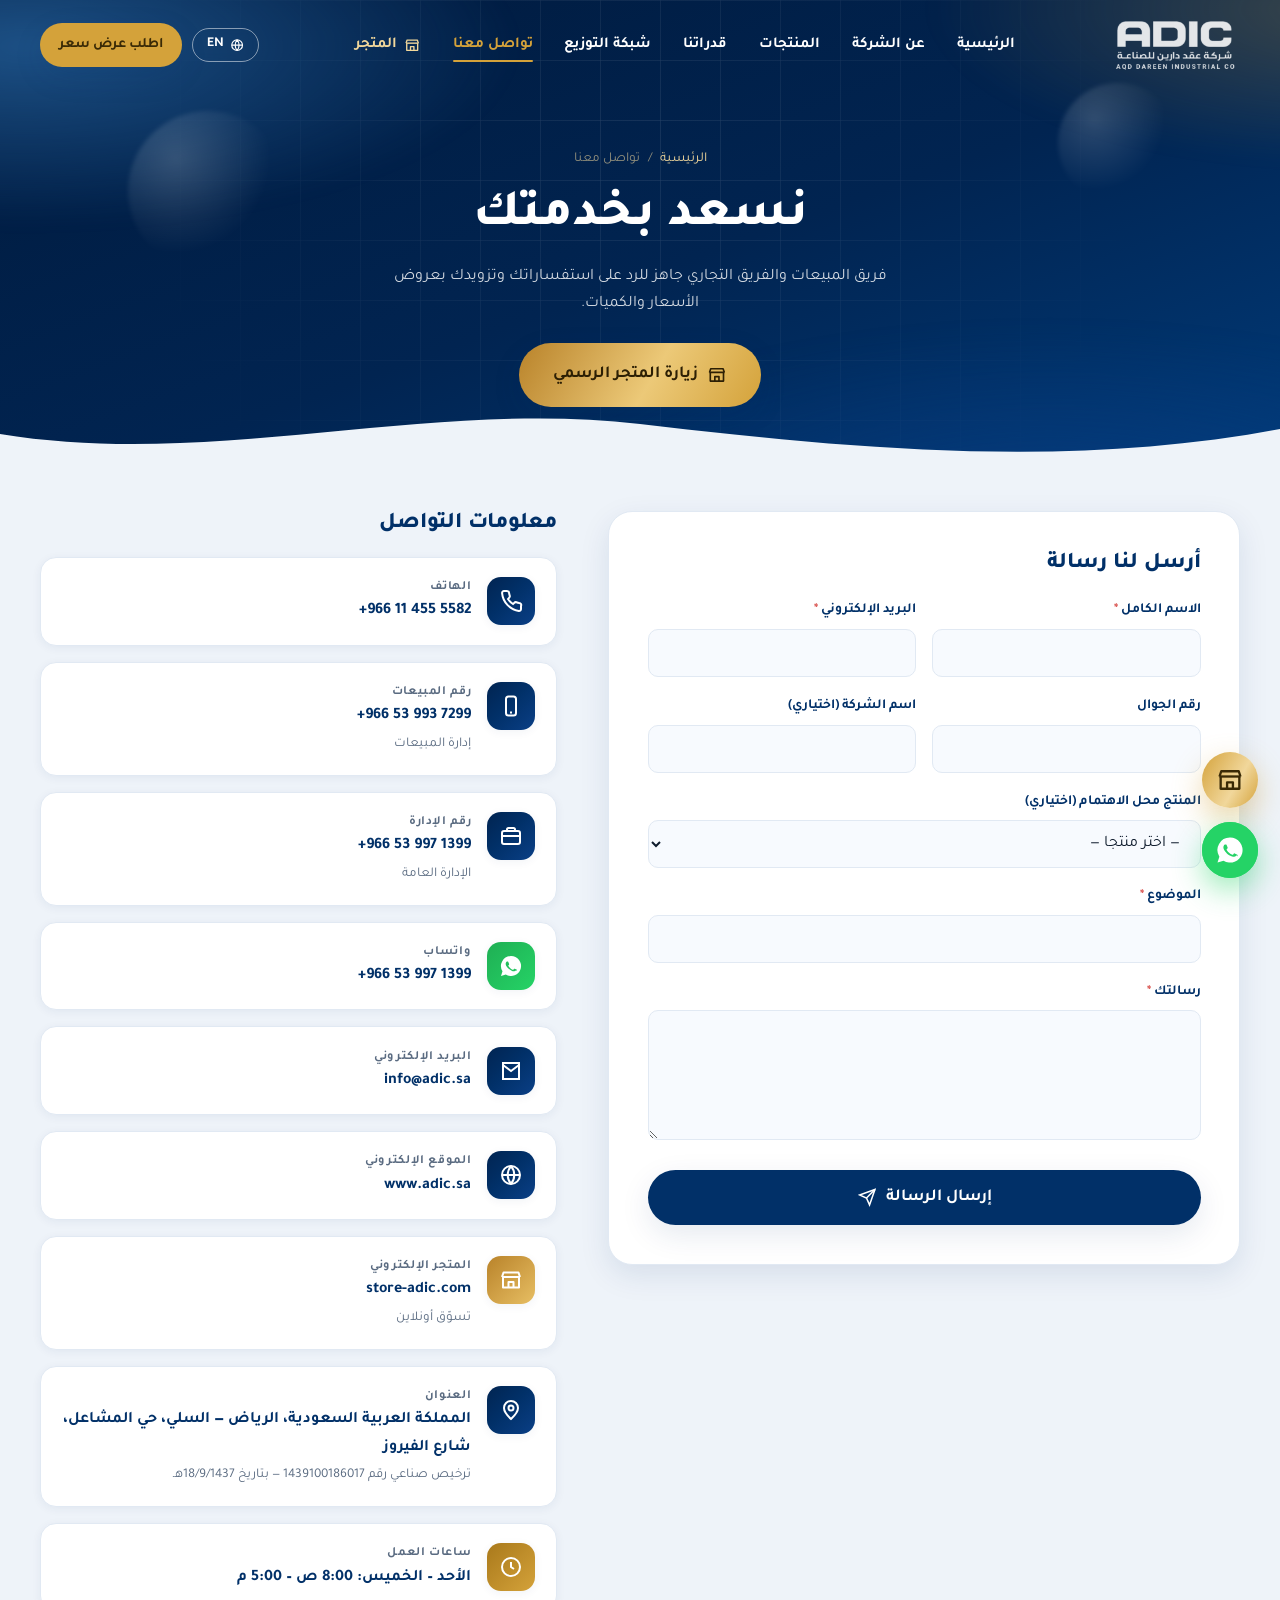
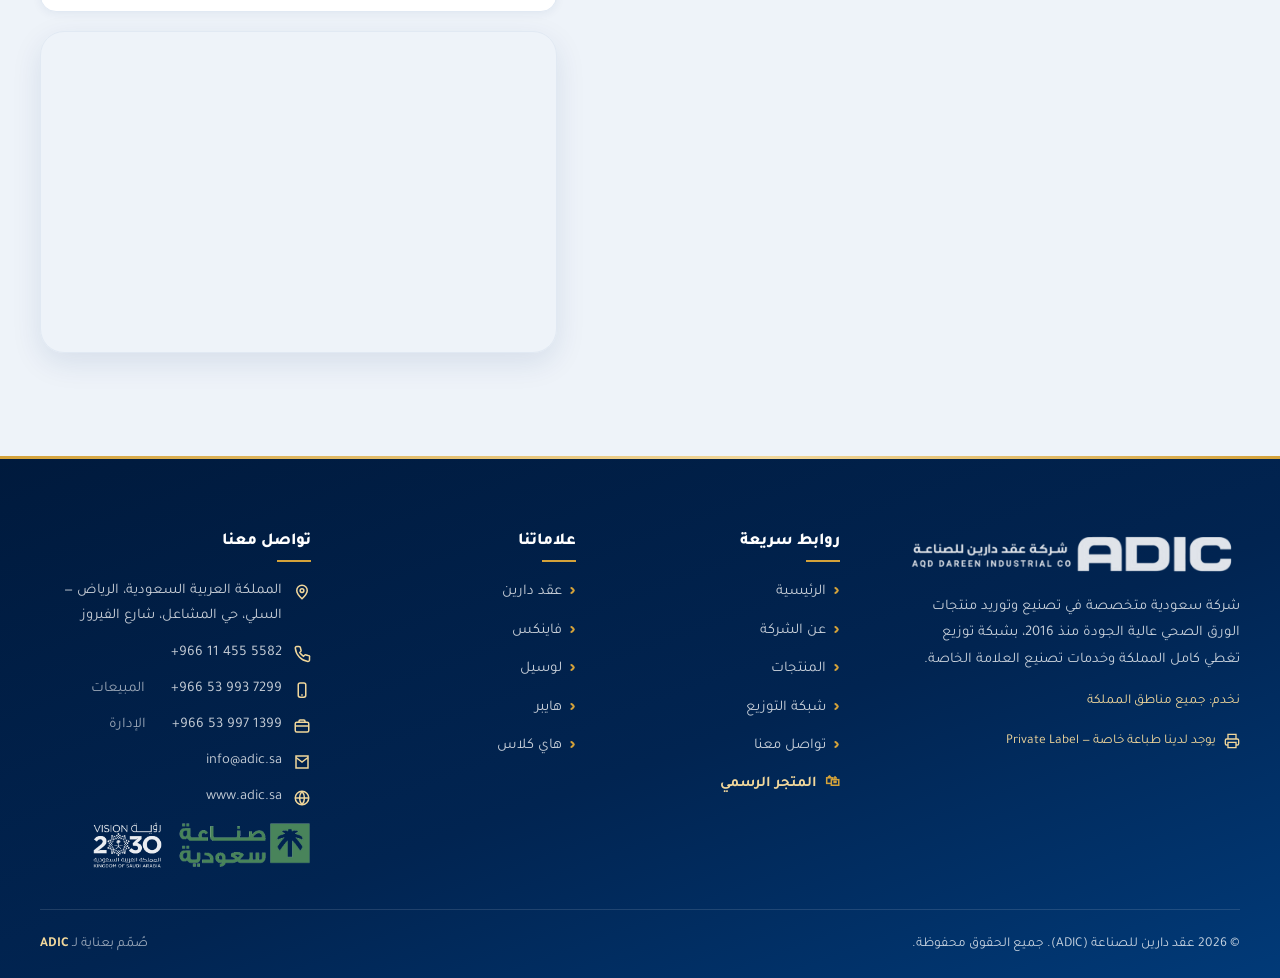
<file: contact.html>
<!DOCTYPE html>
<html lang="ar" dir="rtl">
<head>
<meta charset="UTF-8">
<meta name="viewport" content="width=device-width, initial-scale=1.0">
<meta name="theme-color" content="#013068">
<title data-i18n="title_contact">تواصل معنا | ADIC — عقد دارين للصناعة</title>
<meta name="description" content="تواصل مع فريق مبيعات شركة عقد دارين الصناعية للحصول على عروض الأسعار والكميات.">
<link rel="icon" type="image/png" sizes="32x32" href="assets/img/favicon-32.png?v=13">
<link rel="icon" type="image/png" sizes="512x512" href="assets/img/favicon.png?v=13">
<link rel="apple-touch-icon" href="assets/img/apple-touch-icon.png?v=13">
<!-- Social / link-preview cards (Open Graph + Twitter) -->
<meta property="og:type" content="website">
<meta property="og:site_name" content="ADIC — عقد دارين للصناعة">
<meta property="og:locale" content="ar_AR">
<meta property="og:url" content="https://www.adic.sa/contact.html">
<meta property="og:title" content="تواصل معنا | ADIC — عقد دارين للصناعة">
<meta property="og:description" content="تواصل مع فريق مبيعات شركة عقد دارين الصناعية للحصول على عروض الأسعار والكميات.">
<meta property="og:image" content="https://www.adic.sa/assets/img/og-image.png?v=13">
<meta property="og:image:width" content="1200">
<meta property="og:image:height" content="630">
<meta property="og:image:alt" content="ADIC — عقد دارين للصناعة">
<meta name="twitter:card" content="summary_large_image">
<meta name="twitter:title" content="تواصل معنا | ADIC — عقد دارين للصناعة">
<meta name="twitter:description" content="تواصل مع فريق مبيعات شركة عقد دارين الصناعية للحصول على عروض الأسعار والكميات.">
<meta name="twitter:image" content="https://www.adic.sa/assets/img/og-image.png?v=13">
<link rel="preconnect" href="https://fonts.googleapis.com">
<link rel="preconnect" href="https://fonts.gstatic.com" crossorigin>
<link href="https://fonts.googleapis.com/css2?family=Montserrat:wght@500;600;700;800&family=Tajawal:wght@400;500;700;800&display=swap" rel="stylesheet">
<link rel="stylesheet" href="assets/css/styles.css?v=13">
</head>
<body>
<a href="#main" class="skip-link" data-i18n="skip">تخطٍ إلى المحتوى</a>

<header class="header" id="header">
  <div class="container nav">
    <a href="index.html" class="brand" aria-label="ADIC">
      <img class="brand-logo-light" src="assets/img/logos/adic-stacked-light.png" alt="ADIC — Aqd Dareen Industrial Co.">
      <img class="brand-logo-dark" src="assets/img/logos/adic-stacked.png" alt="ADIC — Aqd Dareen Industrial Co.">
    </a>
    <nav class="nav-links" id="navLinks" aria-label="primary">
      <a href="index.html" data-i18n="nav_home">الرئيسية</a>
      <a href="index.html#about" data-i18n="nav_about">عن الشركة</a>
      <a href="products.html" data-i18n="nav_products">المنتجات</a>
      <a href="index.html#capabilities" data-i18n="nav_capabilities">قدراتنا</a>
      <a href="index.html#network" data-i18n="nav_network">شبكة التوزيع</a>
      <a href="contact.html" class="active" data-i18n="nav_contact">تواصل معنا</a>
      <a href="https://www.store-adic.com" target="_blank" rel="noopener" class="nav-store" data-contact="store">
        <svg viewBox="0 0 24 24" fill="none" stroke="currentColor" stroke-width="2" stroke-linejoin="round"><path d="M3 9l1.5-4.5h15L21 9"/><path d="M4 9v10.5h16V9"/><path d="M9.5 19.5V14h5v5.5"/><path d="M3 9h18"/></svg>
        <span data-i18n="store_nav">المتجر</span>
      </a>
    </nav>
    <div class="nav-tools">
      <button class="lang-btn" id="langBtn" aria-label="Switch language">
        <svg viewBox="0 0 24 24" fill="none" stroke="currentColor" stroke-width="2"><circle cx="12" cy="12" r="9"/><path d="M3 12h18M12 3a14 14 0 0 1 0 18M12 3a14 14 0 0 0 0 18"/></svg>
        <span data-i18n="lang_toggle">EN</span>
      </button>
      <a href="contact.html" class="btn nav-cta-top" data-i18n="nav_cta">اطلب عرض سعر</a>
      <button class="burger" id="burger" aria-label="Menu" aria-expanded="false"><span></span><span></span><span></span></button>
    </div>
  </div>
</header>
<div class="nav-overlay" id="navOverlay"></div>

<main id="main">
<section class="page-hero">
  <div class="hero__bg" aria-hidden="true"><span class="blob b1"></span><span class="blob b3"></span></div>
  <div class="container page-hero__inner">
    <div class="breadcrumb"><a href="index.html" data-i18n="nav_home">الرئيسية</a><span>/</span><span data-i18n="nav_contact">تواصل معنا</span></div>
    <h1 data-i18n="cp_title">نسعد بخدمتك</h1>
    <p data-i18n="cp_sub">فريق المبيعات والفريق التجاري جاهز للرد على استفساراتك.</p>
    <div class="page-hero__cta">
      <a href="https://www.store-adic.com" target="_blank" rel="noopener" class="btn btn--store btn--lg" data-contact="store">
        <svg viewBox="0 0 24 24" fill="none" stroke="currentColor" stroke-width="2" stroke-linejoin="round"><path d="M3 9l1.5-4.5h15L21 9"/><path d="M4 9v10.5h16V9"/><path d="M9.5 19.5V14h5v5.5"/><path d="M3 9h18"/></svg>
        <span data-i18n="store_visit">زيارة المتجر الرسمي</span>
       
      </a>
    </div>
  </div>
  <div class="hero-wave" aria-hidden="true">
    <svg viewBox="0 0 1440 70" preserveAspectRatio="none"><path fill="#eef3f9" d="M0,40 C240,75 480,5 720,30 C960,55 1200,75 1440,35 L1440,70 L0,70 Z"></path></svg>
  </div>
</section>

<section class="section" style="padding-top:3rem">
  <div class="container contact-grid">
    <!-- Form -->
    <div class="contact-card" data-reveal="left">
      <h3 data-i18n="cp_form_title">أرسل لنا رسالة</h3>
      <form id="contactForm" novalidate>
        <div class="form-row">
          <div class="field">
            <label for="cName"><span data-i18n="cp_name">الاسم الكامل</span> <span class="req">*</span></label>
            <input type="text" id="cName" name="name" required>
            <div class="err" data-i18n="cp_required">هذا الحقل مطلوب</div>
          </div>
          <div class="field">
            <label for="cEmail"><span data-i18n="cp_email">البريد الإلكتروني</span> <span class="req">*</span></label>
            <input type="email" id="cEmail" name="email" required>
            <div class="err" data-err-email data-i18n="cp_email_invalid">يرجى إدخال بريد إلكتروني صحيح</div>
          </div>
        </div>
        <div class="form-row">
          <div class="field">
            <label for="cPhone" data-i18n="cp_phone">رقم الجوال</label>
            <input type="tel" id="cPhone" name="phone" dir="ltr">
          </div>
          <div class="field">
            <label for="cCompany" data-i18n="cp_company">اسم الشركة (اختياري)</label>
            <input type="text" id="cCompany" name="company">
          </div>
        </div>
        <div class="field">
          <label for="cInterest" data-i18n="cp_interest">المنتج محل الاهتمام (اختياري)</label>
          <select id="cInterest" name="interest"></select>
        </div>
        <div class="field">
          <label for="cSubject"><span data-i18n="cp_subject">الموضوع</span> <span class="req">*</span></label>
          <input type="text" id="cSubject" name="subject" required>
          <div class="err" data-i18n="cp_required">هذا الحقل مطلوب</div>
        </div>
        <div class="field">
          <label for="cMessage"><span data-i18n="cp_message">رسالتك</span> <span class="req">*</span></label>
          <textarea id="cMessage" name="message" required></textarea>
          <div class="err" data-i18n="cp_required">هذا الحقل مطلوب</div>
        </div>
        <button type="submit" class="btn btn--lg btn--block" id="submitBtn">
          <span data-i18n="cp_send">إرسال الرسالة</span>
          <svg viewBox="0 0 24 24" fill="none" stroke="currentColor" stroke-width="2"><path d="m22 2-7 20-4-9-9-4Z"/><path d="M22 2 11 13"/></svg>
        </button>
        <div class="form-status" id="formStatus" data-i18n="cp_success">تم تجهيز رسالتك! سيتم فتح بريدك لإكمال الإرسال.</div>
      </form>
    </div>

    <!-- Info -->
    <div data-reveal="right">
      <h3 class="section-title" style="font-size:1.4rem;margin-bottom:1.2rem" data-i18n="cp_info_title">معلومات التواصل</h3>
      <div class="info-stack">
        <div class="info-item">
          <div class="ii-ico"><svg viewBox="0 0 24 24" fill="none" stroke="currentColor" stroke-width="2"><path d="M22 16.92v3a2 2 0 0 1-2.18 2A19.79 19.79 0 0 1 3.08 4.18 2 2 0 0 1 5 2h3a2 2 0 0 1 2 1.72c.13.96.36 1.9.7 2.81a2 2 0 0 1-.45 2.11L9 10a16 16 0 0 0 5 5l1.36-1.27a2 2 0 0 1 2.11-.45c.91.34 1.85.57 2.81.7A2 2 0 0 1 22 16.92Z"/></svg></div>
          <div>
            <div class="ii-label" data-i18n="cp_phone_l">الهاتف</div>
            <div class="ii-val"><a href="#" data-contact="tel" dir="ltr">+966 11 455 5582</a></div>
          </div>
        </div>
        <div class="info-item">
          <div class="ii-ico"><svg viewBox="0 0 24 24" fill="none" stroke="currentColor" stroke-width="2"><rect x="7" y="2.5" width="10" height="19" rx="2.5"/><path d="M11 18.5h2"/></svg></div>
          <div>
            <div class="ii-label" data-i18n="cp_sales_l">رقم المبيعات</div>
            <div class="ii-val"><a href="#" data-contact="sales" dir="ltr" style="white-space:nowrap">+966 53 993 7299</a></div>
            <div class="ii-sub" data-i18n="cp_sales">إدارة المبيعات</div>
          </div>
        </div>
        <div class="info-item">
          <div class="ii-ico"><svg viewBox="0 0 24 24" fill="none" stroke="currentColor" stroke-width="2"><rect x="3" y="7" width="18" height="13" rx="2"/><path d="M8 7V5.5A1.5 1.5 0 0 1 9.5 4h5A1.5 1.5 0 0 1 16 5.5V7M3 12h18"/></svg></div>
          <div>
            <div class="ii-label" data-i18n="cp_mgmt_l">رقم الإدارة</div>
            <div class="ii-val"><a href="#" data-contact="mgmt" dir="ltr" style="white-space:nowrap">+966 53 997 1399</a></div>
            <div class="ii-sub" data-i18n="cp_mgmt">الإدارة العامة</div>
          </div>
        </div>
        <div class="info-item">
          <div class="ii-ico" style="background:linear-gradient(135deg,#1faf54,#25D366)"><svg viewBox="0 0 24 24" fill="currentColor"><path d="M12 2a10 10 0 0 0-8.5 15.3L2 22l4.8-1.5A10 10 0 1 0 12 2Zm5.3 14.1c-.2.6-1.3 1.2-1.8 1.2-.5.1-1 .1-1.7-.1-.4-.1-.9-.3-1.5-.6-2.7-1.2-4.4-3.9-4.6-4.1-.1-.2-1-1.4-1-2.6s.6-1.8.9-2.1c.2-.2.4-.3.6-.3h.5c.2 0 .4 0 .6.5l.8 1.9c.1.2.1.4 0 .5l-.3.5-.3.3c-.2.2-.3.4-.1.7.2.3.9 1.4 1.9 2.3 1.3 1.1 2.3 1.5 2.6 1.6.2.1.4.1.5-.1l.7-.9c.2-.2.4-.2.6-.1l1.8.9c.3.1.4.2.5.3.1.2.1.6-.1 1.2Z"/></svg></div>
          <div>
            <div class="ii-label" data-i18n="cp_whatsapp_l">واتساب</div>
            <div class="ii-val"><a href="#" data-contact="wa" dir="ltr">+966 53 997 1399</a></div>
          </div>
        </div>
        <div class="info-item">
          <div class="ii-ico"><svg viewBox="0 0 24 24" fill="none" stroke="currentColor" stroke-width="2"><path d="M4 4h16v16H4Z"/><path d="m4 6 8 6 8-6"/></svg></div>
          <div>
            <div class="ii-label" data-i18n="cp_email_l">البريد الإلكتروني</div>
            <div class="ii-val"><a href="#" data-contact="email">info@adic.sa</a></div>
          </div>
        </div>
        <div class="info-item">
          <div class="ii-ico"><svg viewBox="0 0 24 24" fill="none" stroke="currentColor" stroke-width="2"><circle cx="12" cy="12" r="9"/><path d="M3 12h18M12 3a14 14 0 0 1 0 18M12 3a14 14 0 0 0 0 18"/></svg></div>
          <div>
            <div class="ii-label" data-i18n="cp_web_l">الموقع الإلكتروني</div>
            <div class="ii-val"><a href="#" data-contact="web">www.adic.sa</a></div>
          </div>
        </div>
        <div class="info-item">
          <div class="ii-ico" style="background:linear-gradient(135deg,#b9832a,#e7be63)"><svg viewBox="0 0 24 24" fill="none" stroke="currentColor" stroke-width="2" stroke-linejoin="round"><path d="M3 9l1.5-4.5h15L21 9"/><path d="M4 9v10.5h16V9"/><path d="M9.5 19.5V14h5v5.5"/><path d="M3 9h18"/></svg></div>
          <div>
            <div class="ii-label" data-i18n="store_web_l">المتجر الإلكتروني</div>
            <div class="ii-val"><a href="https://www.store-adic.com" target="_blank" rel="noopener" data-contact="store">store-adic.com</a></div>
            <div class="ii-sub" data-i18n="store_shop">تسوّق أونلاين</div>
          </div>
        </div>
        <div class="info-item">
          <div class="ii-ico"><svg viewBox="0 0 24 24" fill="none" stroke="currentColor" stroke-width="2"><path d="M12 21s-7-6.5-7-11a7 7 0 0 1 14 0c0 4.5-7 11-7 11Z"/><circle cx="12" cy="10" r="2.5"/></svg></div>
          <div>
            <div class="ii-label" data-i18n="cp_addr_l">العنوان</div>
            <div class="ii-val" data-i18n="cp_addr_v">المملكة العربية السعودية، الرياض — السلي، حي المشاعل، شارع الفيروز</div>
            <div class="ii-sub" data-i18n="cp_license">ترخيص صناعي رقم 1439100186017 — بتاريخ 18/9/1437هـ</div>
          </div>
        </div>
        <div class="info-item">
          <div class="ii-ico" style="background:linear-gradient(135deg,#a9791b,#d4a23a)"><svg viewBox="0 0 24 24" fill="none" stroke="currentColor" stroke-width="2"><circle cx="12" cy="12" r="9"/><path d="M12 7v5l3 2"/></svg></div>
          <div>
            <div class="ii-label" data-i18n="cp_hours_l">ساعات العمل</div>
            <div class="ii-val" data-i18n="cp_hours_v">الأحد – الخميس: 8:00 ص – 5:00 م</div>
          </div>
        </div>
      </div>

      <div class="map-wrap" data-reveal>
        <iframe title="ADIC location" loading="lazy" referrerpolicy="no-referrer-when-downgrade"
          src="https://maps.google.com/maps?q=Al%20Sulay%2C%20Riyadh%2C%20Saudi%20Arabia&t=&z=12&ie=UTF8&iwloc=&output=embed"></iframe>
      </div>
    </div>
  </div>
</section>
</main>

<footer class="footer">
  <div class="container">
    <div class="footer__top">
      <div class="footer__brand">
        <img class="foot-logo-ltr" src="assets/img/logos/adic-wide-light.png" alt="ADIC — Aqd Dareen Industrial Co.">
        <img class="foot-logo-rtl" src="assets/img/logos/adic-wide-rtl-light.png" alt="ADIC — Aqd Dareen Industrial Co.">
        <p data-i18n="foot_about">شركة سعودية متخصصة في تصنيع وتوريد منتجات الورق الصحي…</p>
        <p class="serve" data-i18n="foot_serve">نخدم: جميع مناطق المملكة</p>
        <div class="footer__private"><svg viewBox="0 0 24 24" width="16" height="16" fill="none" stroke="currentColor" stroke-width="2"><path d="M6 9V2h12v7M6 18H4a2 2 0 0 1-2-2v-5a2 2 0 0 1 2-2h16a2 2 0 0 1 2 2v5a2 2 0 0 1-2 2h-2M6 14h12v8H6Z"/></svg><span data-i18n="foot_private">يوجد لدينا طباعة خاصة — Private Label</span></div>
      </div>
      <div>
        <h4 data-i18n="foot_links">روابط سريعة</h4>
        <ul class="foot-links">
          <li><a href="index.html" data-i18n="nav_home">الرئيسية</a></li>
          <li><a href="index.html#about" data-i18n="nav_about">عن الشركة</a></li>
          <li><a href="products.html" data-i18n="nav_products">المنتجات</a></li>
          <li><a href="index.html#network" data-i18n="nav_network">شبكة التوزيع</a></li>
          <li><a href="contact.html" data-i18n="nav_contact">تواصل معنا</a></li>
          <li><a href="https://www.store-adic.com" target="_blank" rel="noopener" class="foot-store" data-contact="store"><span data-i18n="store_official">المتجر الرسمي</span></a></li>
        </ul>
      </div>
      <div>
        <h4 data-i18n="foot_brands">علاماتنا</h4>
        <ul class="foot-links" id="footBrands"></ul>
      </div>
      <div>
        <h4 data-i18n="foot_contact">تواصل معنا</h4>
        <ul class="foot-contact">
          <li><svg viewBox="0 0 24 24" fill="none" stroke="currentColor" stroke-width="2"><path d="M12 21s-7-6.5-7-11a7 7 0 0 1 14 0c0 4.5-7 11-7 11Z"/><circle cx="12" cy="10" r="2.5"/></svg><span data-i18n="cp_addr_v">الرياض — السلي</span></li>
          <li><svg viewBox="0 0 24 24" fill="none" stroke="currentColor" stroke-width="2"><path d="M22 16.92v3a2 2 0 0 1-2.18 2A19.79 19.79 0 0 1 3.08 4.18 2 2 0 0 1 5 2h3a2 2 0 0 1 2 1.72c.13.96.36 1.9.7 2.81a2 2 0 0 1-.45 2.11L9 10a16 16 0 0 0 5 5l1.36-1.27a2 2 0 0 1 2.11-.45c.91.34 1.85.57 2.81.7A2 2 0 0 1 22 16.92Z"/></svg><a href="#" data-contact="tel" dir="ltr">+966 11 455 5582</a></li>
          <li><svg viewBox="0 0 24 24" fill="none" stroke="currentColor" stroke-width="2"><rect x="7" y="2.5" width="10" height="19" rx="2.5"/><path d="M11 18.5h2"/></svg><a href="#" data-contact="sales" dir="ltr" style="white-space:nowrap">+966 53 993 7299</a>&nbsp;<span style="opacity:.75" data-i18n="foot_sales_tag">المبيعات</span></li>
          <li><svg viewBox="0 0 24 24" fill="none" stroke="currentColor" stroke-width="2"><rect x="3" y="7" width="18" height="13" rx="2"/><path d="M8 7V5.5A1.5 1.5 0 0 1 9.5 4h5A1.5 1.5 0 0 1 16 5.5V7M3 12h18"/></svg><a href="#" data-contact="mgmt" dir="ltr" style="white-space:nowrap">+966 53 997 1399</a>&nbsp;<span style="opacity:.75" data-i18n="foot_mgmt_tag">الإدارة</span></li>
          <li><svg viewBox="0 0 24 24" fill="none" stroke="currentColor" stroke-width="2"><path d="M4 4h16v16H4Z"/><path d="m4 6 8 6 8-6"/></svg><a href="#" data-contact="email">info@adic.sa</a></li>
          <li><svg viewBox="0 0 24 24" fill="none" stroke="currentColor" stroke-width="2"><circle cx="12" cy="12" r="9"/><path d="M3 12h18M12 3a14 14 0 0 1 0 18M12 3a14 14 0 0 0 0 18"/></svg><a href="#" data-contact="web">www.adic.sa</a></li>
        </ul>
        <div class="foot-emblems">
          <img src="assets/img/saudi-made-white.png" alt="Saudi Made">
          <img src="assets/img/vision-white.png" alt="Saudi Vision 2030">
        </div>
      </div>
    </div>
    <div class="footer__bottom">
      <span>© <span id="year"></span> <span data-i18n="brand_name">عقد دارين للصناعة</span> (ADIC). <span data-i18n="foot_rights">جميع الحقوق محفوظة.</span></span>
      <span class="made"><span data-i18n="foot_made">صُمّم بعناية لـ</span> <b>ADIC</b></span>
    </div>
  </div>
</footer>

<button class="to-top" id="toTop" aria-label="Back to top"><svg viewBox="0 0 24 24" fill="none" stroke="currentColor" stroke-width="2.4"><path d="M12 19V5M5 12l7-7 7 7"/></svg></button>
<a class="store-fab" href="https://www.store-adic.com" target="_blank" rel="noopener" data-contact="store" data-i18n-attr="aria-label" data-i18n="store_official" aria-label="المتجر الرسمي">
  <svg viewBox="0 0 24 24" fill="none" stroke="currentColor" stroke-width="2" stroke-linejoin="round"><path d="M3 9l1.5-4.5h15L21 9"/><path d="M4 9v10.5h16V9"/><path d="M9.5 19.5V14h5v5.5"/><path d="M3 9h18"/></svg>
  <span class="store-fab__label" data-i18n="store_shop" aria-hidden="true">تسوّق أونلاين</span>
</a>
<a class="wa-float" id="waFloat" href="#" target="_blank" rel="noopener" aria-label="WhatsApp"><svg viewBox="0 0 24 24" fill="currentColor"><path d="M12 2a10 10 0 0 0-8.5 15.3L2 22l4.8-1.5A10 10 0 1 0 12 2Zm5.3 14.1c-.2.6-1.3 1.2-1.8 1.2-.5.1-1 .1-1.7-.1-.4-.1-.9-.3-1.5-.6-2.7-1.2-4.4-3.9-4.6-4.1-.1-.2-1-1.4-1-2.6s.6-1.8.9-2.1c.2-.2.4-.3.6-.3h.5c.2 0 .4 0 .6.5l.8 1.9c.1.2.1.4 0 .5l-.3.5-.3.3c-.2.2-.3.4-.1.7.2.3.9 1.4 1.9 2.3 1.3 1.1 2.3 1.5 2.6 1.6.2.1.4.1.5-.1l.7-.9c.2-.2.4-.2.6-.1l1.8.9c.3.1.4.2.5.3.1.2.1.6-.1 1.2Z"/></svg></a>

<script src="assets/js/data.js?v=13"></script>
<script src="assets/js/i18n.js?v=13"></script>
<script src="assets/js/main.js?v=13"></script>
</body>
</html>
</file>
<file: assets/css/styles.css>
/* =====================================================================
   ADIC – Aqd Dareen Industrial Co.  |  Design System & Styles
   Palette derived from the official logo  (navy #013068)
   Bilingual (RTL/LTR) • Responsive • Animated
   ===================================================================== */

/* ----------------------------- Tokens ------------------------------ */
:root{
  /* brand palette */
  --navy-900:#001a3d;
  --navy-800:#012451;
  --navy:#013068;          /* primary, from logo */
  --navy-600:#0a3f86;
  --blue:#1864ab;
  --sky:#3f93dd;
  --sky-200:#a9cef0;
  --gold:#d4a23a;          /* premium accent */
  --gold-200:#f1d79b;
  --green:#1f7a44;         /* Saudi-made accent */

  --ink:#0e1b2c;
  --muted:#5a6b81;
  --bg:#eef3f9;
  --bg-2:#e4edf7;
  --surface:#ffffff;
  --surface-2:#f7fafe;
  --line:#e1e9f3;

  /* gradients */
  --grad-navy:linear-gradient(135deg,#012451 0%,#013068 45%,#0a3f86 100%);
  --grad-navy-deep:linear-gradient(160deg,#001a3d 0%,#012451 55%,#013a78 100%);
  --grad-gold:linear-gradient(120deg,#d4a23a,#f1d79b 60%,#d4a23a);
  --grad-sky:linear-gradient(120deg,#1864ab,#3f93dd);

  /* shape */
  --r-sm:10px; --r:16px; --r-lg:24px; --r-xl:34px; --r-pill:999px;

  /* shadow */
  --sh-1:0 2px 10px rgba(1,48,104,.06);
  --sh-2:0 10px 30px rgba(1,48,104,.10);
  --sh-3:0 22px 55px rgba(1,48,104,.16);
  --sh-glow:0 18px 50px rgba(63,147,221,.28);

  /* motion */
  --ease:cubic-bezier(.22,.61,.36,1);
  --ease-out:cubic-bezier(.16,1,.3,1);
  --t:.45s var(--ease);

  --container:1200px;
  --nav-h:90px;

  /* fonts — EN: Montserrat · AR: Tajawal */
  --font:"Montserrat","Tajawal",system-ui,"Segoe UI",Tahoma,sans-serif;
  --font-head:"Montserrat","Tajawal",system-ui,sans-serif;
}
[dir="rtl"]{
  --font:"Tajawal","Montserrat",system-ui,"Segoe UI",Tahoma,sans-serif;
  --font-head:"Tajawal","Montserrat",system-ui,sans-serif;
}

/* ----------------------------- Reset ------------------------------- */
*,*::before,*::after{box-sizing:border-box;margin:0;padding:0}
html{scroll-behavior:smooth;-webkit-text-size-adjust:100%;overflow-x:clip}
body{
  font-family:var(--font);
  color:var(--ink);
  background:var(--bg);
  line-height:1.7;
  overflow-x:hidden;
  -webkit-font-smoothing:antialiased;
}
img{max-width:100%;display:block}
a{color:inherit;text-decoration:none}
button{font-family:inherit;cursor:pointer;border:none;background:none;color:inherit}
ul{list-style:none}
input,textarea,select{font-family:inherit;font-size:1rem}
h1,h2,h3,h4{font-family:var(--font-head);line-height:1.18;font-weight:800;color:var(--navy)}
::selection{background:var(--sky);color:#fff}

/* scrollbar */
::-webkit-scrollbar{width:12px;height:12px}
::-webkit-scrollbar-thumb{background:linear-gradient(var(--navy),var(--blue));border-radius:20px;border:3px solid var(--bg)}
::-webkit-scrollbar-track{background:var(--bg)}

/* --------------------------- Utilities ----------------------------- */
.container{width:min(100% - 4rem,var(--container));margin-inline:auto}
.section{padding:clamp(3.5rem,8vw,7rem) 0;position:relative}
.section--tint{background:
   radial-gradient(60% 60% at 100% 0,rgba(63,147,221,.08),transparent 60%),
   var(--surface-2)}
.center{text-align:center}
.eyebrow{
  display:inline-flex;align-items:center;gap:.55rem;
  font-family:var(--font-head);font-weight:700;letter-spacing:.14em;
  text-transform:uppercase;font-size:.72rem;color:var(--blue);
  background:rgba(24,100,171,.10);padding:.45rem 1rem;border-radius:var(--r-pill);
}
.eyebrow::before{content:"";width:18px;height:2px;background:var(--gold);border-radius:2px}
.section-head{max-width:760px;margin-inline:auto;margin-bottom:clamp(2rem,4vw,3.4rem)}
.section-head .eyebrow{margin-bottom:1rem}
.section-title{font-size:clamp(1.7rem,4vw,2.7rem);letter-spacing:-.01em}
.section-sub{color:var(--muted);margin-top:1rem;font-size:1.05rem}
.text-grad{background:var(--grad-sky);-webkit-background-clip:text;background-clip:text;color:transparent}
.text-gold{color:var(--gold)}

/* buttons */
.btn{
  --bg:var(--navy);--fg:#fff;
  display:inline-flex;align-items:center;justify-content:center;gap:.6rem;
  font-family:var(--font-head);font-weight:700;font-size:.98rem;
  padding:.95rem 1.7rem;border-radius:var(--r-pill);
  background:var(--bg);color:var(--fg);position:relative;overflow:hidden;
  white-space:nowrap;
  transition:transform .35s var(--ease-out),box-shadow .35s,filter .35s,
             background-color .45s var(--ease),color .45s var(--ease);
  box-shadow:var(--sh-2);will-change:transform;isolation:isolate;
}
.btn svg{width:1.1em;height:1.1em;transition:transform .35s var(--ease)}
.btn::after{content:"";position:absolute;inset:0;z-index:-1;
  background:linear-gradient(120deg,transparent,rgba(255,255,255,.35),transparent);
  transform:translateX(-120%);transition:transform .6s var(--ease)}
.btn:hover{transform:translateY(-3px);box-shadow:var(--sh-3)}
.btn:hover::after{transform:translateX(120%)}
.btn:hover svg{transform:translateX(.18rem)}
[dir="rtl"] .btn:hover svg{transform:translateX(-.18rem)}
.btn:active{transform:translateY(-1px)}
.btn--gold{--bg:linear-gradient(120deg,var(--gold),#e7be63);--fg:#3a2a06}
.btn--sky{--bg:var(--grad-sky)}
.btn--ghost{--bg:transparent;--fg:var(--navy);box-shadow:inset 0 0 0 2px var(--navy)}
.btn--ghost:hover{--fg:#fff;background:var(--navy)}
.btn--light{--bg:#fff;--fg:var(--navy)}
.btn--lg{padding:1.1rem 2.1rem;font-size:1.05rem}
.btn--block{width:100%}

/* chips / tags */
.tag{
  display:inline-flex;align-items:center;gap:.35rem;
  font-size:.72rem;font-weight:700;letter-spacing:.02em;
  padding:.32rem .7rem;border-radius:var(--r-pill);
  background:rgba(31,122,68,.12);color:var(--green);
}
.tag--gold{background:rgba(212,162,58,.16);color:#a9791b}
.tag--blue{background:rgba(24,100,171,.12);color:var(--blue)}

/* =============================== HEADER ============================= */
.header{
  position:fixed;inset-block-start:0;inset-inline:0;z-index:100;height:var(--nav-h);
  display:flex;align-items:center;
  transition:background .4s,box-shadow .4s,height .4s,backdrop-filter .4s;
}
.header.scrolled{
  background:rgba(255,255,255,.86);backdrop-filter:blur(14px) saturate(1.4);
  box-shadow:0 6px 24px rgba(1,48,104,.10);height:66px;
}
/* .nav shares the .container width so the header aligns with page content
   (do NOT set width:100% here — it would cancel the container gutter) */
.nav{display:flex;align-items:center;justify-content:space-between;gap:1rem}
.brand{display:flex;align-items:center;gap:.7rem;flex-shrink:0}
.brand img{height:54px;width:auto;transition:height .4s}
.scrolled .brand img{height:44px}
.brand .brand-logo-light{display:block}
.brand .brand-logo-dark{display:none}
.scrolled .brand .brand-logo-light{display:none}
.scrolled .brand .brand-logo-dark{display:block}

.nav-links{display:flex;align-items:center;gap:.3rem}
.nav-links a{
  position:relative;font-family:var(--font-head);font-weight:600;font-size:.95rem;
  color:#fff;padding:.55rem .85rem;border-radius:var(--r-sm);transition:color .3s,background .3s;
}
.scrolled .nav-links a{color:var(--ink)}
.nav-links a::after{
  content:"";position:absolute;inset-block-end:.3rem;inset-inline-start:.85rem;inset-inline-end:.85rem;
  height:2px;background:var(--gold);border-radius:2px;
  transform:scaleX(0);transform-origin:center;transition:transform .35s var(--ease);
}
.nav-links a:hover::after,.nav-links a.active::after{transform:scaleX(1)}
.nav-links a:hover,.nav-links a.active{color:var(--gold)}
.scrolled .nav-links a:hover,.scrolled .nav-links a.active{color:var(--navy)}

.nav-tools{display:flex;align-items:center;gap:.6rem;flex-shrink:0}
.lang-btn{
  display:inline-flex;align-items:center;gap:.4rem;font-family:var(--font-head);font-weight:700;
  font-size:.85rem;color:#fff;border:1.6px solid rgba(255,255,255,.5);
  padding:.45rem .85rem;border-radius:var(--r-pill);transition:.3s;backdrop-filter:blur(4px);
}
.lang-btn svg{width:1.05em;height:1.05em}
.scrolled .lang-btn{color:var(--navy);border-color:var(--navy)}
.lang-btn:hover{background:var(--gold);border-color:var(--gold);color:#3a2a06}
.scrolled .lang-btn:hover{color:#3a2a06}
.nav-tools .btn{padding:.6rem 1.2rem;font-size:.9rem}
.nav-cta-top{display:inline-flex}
/* Request-a-quote pill: gold while the bar is transparent over the navy hero,
   then melts into navy once the header turns white on scroll */
.header .nav-cta-top{--bg:#d4a23a;--fg:#3a2a06}
.header .nav-cta-top:hover{--bg:#e7be63}
.header.scrolled .nav-cta-top{--bg:var(--navy);--fg:#fff}
.header.scrolled .nav-cta-top:hover{--bg:var(--navy-600)}

/* burger */
.burger{display:none;width:46px;height:46px;border-radius:12px;position:relative;flex-direction:column;
  justify-content:center;align-items:center;gap:5px;background:rgba(255,255,255,.14);border:1px solid rgba(255,255,255,.3)}
.scrolled .burger{background:rgba(1,48,104,.07);border-color:transparent}
.burger span{width:22px;height:2.4px;background:#fff;border-radius:2px;transition:.35s var(--ease)}
.scrolled .burger span{background:var(--navy)}
.burger.open span:nth-child(1){transform:translateY(7.4px) rotate(45deg)}
.burger.open span:nth-child(2){opacity:0}
.burger.open span:nth-child(3){transform:translateY(-7.4px) rotate(-45deg)}

/* =============================== HERO ============================== */
.hero{
  position:relative;min-height:100svh;display:flex;align-items:center;
  padding-block:calc(var(--nav-h) + 2rem) 3rem;overflow:hidden;color:#fff;
  background:var(--grad-navy-deep);
}
.hero__bg{position:absolute;inset:0;z-index:0;overflow:hidden}
.hero__bg::before{ /* moving aurora */
  content:"";position:absolute;inset:-30%;
  background:
   radial-gradient(40% 40% at 20% 25%,rgba(63,147,221,.45),transparent 60%),
   radial-gradient(35% 35% at 85% 20%,rgba(212,162,58,.28),transparent 60%),
   radial-gradient(45% 45% at 70% 90%,rgba(10,63,134,.6),transparent 60%);
  filter:blur(10px);animation:auroraMove 18s ease-in-out infinite alternate;
}
@keyframes auroraMove{0%{transform:translate3d(0,0,0) scale(1)}100%{transform:translate3d(2%,-3%,0) scale(1.12)}}
.hero__grid{position:absolute;inset:0;opacity:.18;
  background-image:linear-gradient(rgba(255,255,255,.5) 1px,transparent 1px),
                   linear-gradient(90deg,rgba(255,255,255,.5) 1px,transparent 1px);
  background-size:64px 64px;mask-image:radial-gradient(circle at 50% 40%,#000,transparent 75%)}
.blob{position:absolute;border-radius:50%;filter:blur(2px);opacity:.5;pointer-events:none;
  background:radial-gradient(circle at 30% 30%,rgba(255,255,255,.5),transparent 60%)}
.blob.b1{width:120px;height:120px;inset-block-start:18%;inset-inline-start:8%;animation:float 9s ease-in-out infinite}
.blob.b2{width:70px;height:70px;inset-block-start:60%;inset-inline-start:14%;animation:float 7s ease-in-out infinite reverse}
.blob.b3{width:160px;height:160px;inset-block-start:24%;inset-inline-end:10%;animation:float 11s ease-in-out infinite}
.blob.b4{width:50px;height:50px;inset-block-end:18%;inset-inline-end:22%;animation:float 6s ease-in-out infinite}
@keyframes float{0%,100%{transform:translateY(0) translateX(0)}50%{transform:translateY(-26px) translateX(10px)}}

/* uses .container width — no width:100% override (that cancels the gutter) */
.hero__inner{position:relative;z-index:2;display:grid;grid-template-columns:1.05fr .95fr;
  gap:clamp(2rem,5vw,5rem);align-items:center}
.hero__badge{
  display:inline-flex;align-items:center;gap:.6rem;font-family:var(--font-head);font-weight:600;
  font-size:.85rem;padding:.5rem 1rem;border-radius:var(--r-pill);
  background:rgba(255,255,255,.12);border:1px solid rgba(255,255,255,.22);backdrop-filter:blur(6px);
  margin-bottom:1.5rem;
}
.hero__badge .dot{width:9px;height:9px;border-radius:50%;background:var(--gold);
  box-shadow:0 0 0 0 rgba(212,162,58,.7);animation:pulse 2.2s infinite}
@keyframes pulse{0%{box-shadow:0 0 0 0 rgba(212,162,58,.6)}70%{box-shadow:0 0 0 12px rgba(212,162,58,0)}100%{box-shadow:0 0 0 0 rgba(212,162,58,0)}}
.hero h1{color:#fff;font-size:clamp(2.3rem,5.4vw,4.1rem);letter-spacing:-.015em}
.hero h1 .hi{position:relative;display:inline-block;color:var(--gold-200)}
.hero h1 .hi::after{content:"";position:absolute;inset-inline:0;inset-block-end:.06em;height:.16em;
  background:var(--grad-gold);opacity:.5;border-radius:6px;z-index:-1;transform:scaleX(0);
  transform-origin:inline-start;animation:underline 1s var(--ease) .6s forwards}
@keyframes underline{to{transform:scaleX(1)}}
.hero__sub{font-size:clamp(1rem,1.6vw,1.18rem);color:rgba(255,255,255,.82);max-width:46ch;margin:1.4rem 0 2rem}
.hero__cta{display:flex;flex-wrap:wrap;gap:1rem}

/* hero visual / slideshow */
.hero__visual{position:relative;height:clamp(380px,48vw,560px)}
.hero-card{
  position:absolute;inset:0;border-radius:var(--r-xl);overflow:hidden;
  background:linear-gradient(160deg,rgba(255,255,255,.16),rgba(255,255,255,.05));
  border:1px solid rgba(255,255,255,.25);backdrop-filter:blur(8px);
  box-shadow:var(--sh-3);
}
.slides{position:absolute;inset:0}
.slide{position:absolute;inset:0;display:flex;flex-direction:column;align-items:center;justify-content:center;
  gap:.9rem;opacity:0;transform:scale(1.06);transition:opacity .9s var(--ease),transform .9s var(--ease);
  padding:1.4rem 1.4rem 2.6rem}
.slide.active{opacity:1;transform:scale(1)}
/* product photo sits on a clean white "studio" card — bigger & pro */
.slide__media{position:relative;width:100%;flex:1;min-height:0;
  background:radial-gradient(90% 90% at 50% 24%,#ffffff 62%,#e9f1fb);
  border-radius:calc(var(--r-lg) - 4px);
  box-shadow:0 18px 44px rgba(0,10,26,.38),inset 0 0 0 1px rgba(1,48,104,.05)}
.slide__media img{position:absolute;inset:1.1rem;width:calc(100% - 2.2rem);height:calc(100% - 2.2rem);
  object-fit:contain;mix-blend-mode:multiply;transform:scale(1);transition:transform 6s var(--ease)}
.slide.active .slide__media img{transform:scale(1.045)}
.slide__cap{text-align:center}
.slide__cap h3{color:#fff;font-size:1.4rem;margin-bottom:.15rem}
.slide__cap p{color:var(--gold-200);font-weight:600;font-size:.92rem}
.slide-dots{position:absolute;inset-block-end:1.1rem;inset-inline:0;display:flex;justify-content:center;gap:.5rem;z-index:3}
.slide-dots button{width:9px;height:9px;border-radius:50%;background:rgba(255,255,255,.4);transition:.3s}
.slide-dots button.active{background:var(--gold);width:26px;border-radius:6px}

/* -------- full-width banner slideshow (auto, no overlay text) -------- */
.banner-band{position:relative;width:100%;overflow:hidden;background:var(--navy);line-height:0}
.banner-slider{position:relative;width:100%;aspect-ratio:1920/824;max-height:600px}
.bslide{position:absolute;inset:0;opacity:0;transition:opacity .9s ease;pointer-events:none}
.bslide.is-on{opacity:1;pointer-events:auto}
.bslide__link{display:block;width:100%;height:100%;cursor:pointer}
.bslide img{width:100%;height:100%;object-fit:cover;object-position:center;display:block}
.banner-dots{position:absolute;inset-inline:0;inset-block-end:.9rem;display:flex;justify-content:center;gap:.5rem;z-index:2;line-height:1}
.banner-dots button{width:9px;height:9px;padding:0;border:0;border-radius:50%;cursor:pointer;background:rgba(255,255,255,.6);box-shadow:0 1px 3px rgba(9,20,44,.5);transition:.3s}
.banner-dots button.active{background:var(--gold);width:26px;border-radius:6px}
/* banners carry baked-in Arabic copy → show on the Arabic experience only */
html[lang="en"] .banner-band{display:none}

.hero-float-badge{
  position:absolute;inset-block-start:-14px;inset-inline-end:-14px;z-index:4;background:#fff;color:var(--navy);
  border-radius:var(--r);padding:.7rem .95rem;box-shadow:var(--sh-3);display:flex;align-items:center;gap:.55rem;
  font-family:var(--font-head);font-weight:800;font-size:.85rem;animation:float 6s ease-in-out infinite}
.hero-float-badge img{height:30px;width:auto}

.scroll-cue{position:absolute;inset-block-end:1.4rem;left:50%;transform:translateX(-50%);z-index:3;
  display:flex;flex-direction:column;align-items:center;gap:.4rem;color:rgba(255,255,255,.7);font-size:.72rem;
  letter-spacing:.18em;text-transform:uppercase}
.scroll-cue .mouse{width:24px;height:38px;border:2px solid rgba(255,255,255,.6);border-radius:14px;position:relative}
.scroll-cue .mouse::after{content:"";position:absolute;inset-block-start:6px;left:50%;transform:translateX(-50%);
  width:4px;height:7px;background:#fff;border-radius:3px;animation:wheel 1.6s infinite}
@keyframes wheel{0%{opacity:0;transform:translate(-50%,0)}40%{opacity:1}100%{opacity:0;transform:translate(-50%,12px)}}

/* hero wave divider */
.hero-wave{position:absolute;inset-block-end:-1px;inset-inline:0;z-index:2;line-height:0}
.hero-wave svg{width:100%;height:70px;display:block}

/* ============================== STATS ============================= */
.stats{position:relative;z-index:5;margin-block-start:-3.5rem}
.stats__grid{display:grid;grid-template-columns:repeat(4,1fr);gap:1.2rem;
  background:var(--surface);border-radius:var(--r-lg);padding:2rem clamp(1rem,3vw,2.5rem);
  box-shadow:var(--sh-3);border:1px solid var(--line)}
.stat{text-align:center;position:relative}
.stat:not(:last-child)::after{content:"";position:absolute;inset-block:15% ;inset-inline-end:0;
  width:1px;background:var(--line)}
.stat__num{font-family:var(--font-head);font-weight:800;font-size:clamp(1.8rem,3.4vw,2.7rem);
  background:var(--grad-navy);-webkit-background-clip:text;background-clip:text;color:transparent;line-height:1}
.stat__label{color:var(--muted);font-size:.92rem;margin-top:.4rem;font-weight:600}

/* ============================== ABOUT ============================= */
.about__grid{display:grid;grid-template-columns:1fr 1fr;gap:clamp(2rem,4vw,4rem);align-items:center}
.about__text p{color:var(--muted);margin-block:1rem}
.vm-cards{display:grid;gap:1.2rem}
.vm-card{
  position:relative;background:var(--surface);border-radius:var(--r-lg);padding:1.8rem;
  box-shadow:var(--sh-1);border:1px solid var(--line);overflow:hidden;transition:transform var(--t),box-shadow var(--t)}
.vm-card::before{content:"";position:absolute;inset-block:0;inset-inline-start:0;width:5px;background:var(--grad-sky);
  transition:width .4s var(--ease)}
.vm-card:hover{transform:translateY(-6px);box-shadow:var(--sh-2)}
.vm-card:hover::before{width:9px}
.vm-card .vm-ico{width:54px;height:54px;border-radius:14px;display:grid;place-items:center;
  background:rgba(24,100,171,.1);color:var(--blue);margin-bottom:1rem}
.vm-card.gold .vm-ico{background:rgba(212,162,58,.14);color:#a9791b}
.vm-card.gold::before{background:var(--grad-gold)}
.vm-card.growth .vm-ico{background:rgba(31,122,68,.12);color:var(--green)}
.vm-card.growth::before{background:linear-gradient(180deg,var(--green),#43b877)}
.vm-card .vm-ico svg{width:28px;height:28px}
.vm-card h3{font-size:1.3rem;margin-bottom:.5rem}
.vm-card p{color:var(--muted);font-size:.97rem}

/* ============================== VALUES =========================== */
.values-grid{display:grid;grid-template-columns:repeat(6,1fr);gap:1.1rem}
.value{
  text-align:center;background:var(--surface);border:1px solid var(--line);border-radius:var(--r);
  padding:1.6rem 1rem;transition:transform var(--t),box-shadow var(--t),background var(--t)}
.value:hover{transform:translateY(-8px);box-shadow:var(--sh-2);background:var(--surface)}
.value .v-ico{width:58px;height:58px;border-radius:50%;margin:0 auto .8rem;display:grid;place-items:center;
  background:conic-gradient(from 180deg,var(--sky),var(--navy),var(--sky));color:#fff;
  box-shadow:0 8px 20px rgba(1,48,104,.22);transition:transform .5s var(--ease)}
.value:hover .v-ico{transform:rotate(360deg) scale(1.06)}
.value .v-ico svg{width:26px;height:26px}
.value span{font-family:var(--font-head);font-weight:700;font-size:.95rem;color:var(--navy)}

/* ============================== BRANDS =========================== */
.brands-marquee{overflow:hidden;-webkit-mask-image:linear-gradient(90deg,transparent,#000 12%,#000 88%,transparent);
  mask-image:linear-gradient(90deg,transparent,#000 12%,#000 88%,transparent)}
.brands-track{display:flex;gap:1.2rem;width:max-content;animation:marquee 26s linear infinite}
.brands-marquee:hover .brands-track{animation-play-state:paused}
@keyframes marquee{to{transform:translateX(calc(-50% - .6rem))}}
/* Note: do NOT use animation-direction:reverse for RTL — iOS Safari won't
   animate it, leaving the Arabic marquee frozen. Same leftward scroll for both. */
/* brand chips: pure logo cards with lift + sheen on hover */
.brand-chip{
  position:relative;display:grid;place-items:center;height:118px;min-width:200px;
  padding:1.1rem 2.2rem;border-radius:var(--r-lg);overflow:hidden;isolation:isolate;
  background:var(--surface);border:1px solid var(--line);box-shadow:var(--sh-1);
  transition:transform .45s var(--ease),box-shadow .45s var(--ease),border-color .45s}
.brand-chip::before{content:"";position:absolute;inset-inline:0;inset-block-start:0;height:3px;
  background:var(--grad-gold);opacity:0;transition:opacity .4s}
.brand-chip::after{content:"";position:absolute;inset:0;z-index:1;pointer-events:none;
  background:linear-gradient(115deg,transparent 35%,rgba(255,255,255,.5) 50%,transparent 65%);
  transform:translateX(-130%);transition:transform .7s var(--ease)}
.brand-chip:hover{transform:translateY(-8px);box-shadow:var(--sh-3);border-color:rgba(212,162,58,.45)}
.brand-chip:hover::before{opacity:1}
.brand-chip:hover::after{transform:translateX(130%)}
.brand-chip img{height:62px;width:auto;max-width:180px;object-fit:contain;
  transition:transform .45s var(--ease)}
.brand-chip:hover img{transform:scale(1.08)}

/* =========================== CATEGORIES ========================== */
.cat-grid{display:grid;grid-template-columns:repeat(3,1fr);gap:1.6rem}
.cat-card{
  position:relative;border-radius:var(--r-lg);overflow:hidden;min-height:330px;padding:2rem;
  display:flex;flex-direction:column;justify-content:flex-end;color:#fff;isolation:isolate;
  box-shadow:var(--sh-2);transition:transform var(--t),box-shadow var(--t)}
.cat-card::before{content:"";position:absolute;inset:0;z-index:-2;background:var(--grad-navy);transition:transform .6s var(--ease)}
.cat-card::after{content:"";position:absolute;inset:0;z-index:-1;
  background:linear-gradient(0deg,rgba(0,12,30,.78) 0%,rgba(0,12,30,.18) 55%,transparent 100%)}
.cat-card:nth-child(2)::before{background:var(--grad-sky)}
.cat-card:nth-child(3)::before{background:linear-gradient(150deg,#7a5a12,var(--gold))}
.cat-card:hover{transform:translateY(-8px);box-shadow:var(--sh-3)}
.cat-card:hover::before{transform:scale(1.1)}
.cat-card .cat-emblem{position:absolute;inset-block-start:1.4rem;inset-inline-end:1.4rem;z-index:1;
  width:60px;height:60px;border-radius:16px;background:rgba(255,255,255,.16);backdrop-filter:blur(6px);
  display:grid;place-items:center;border:1px solid rgba(255,255,255,.25);transition:transform .5s var(--ease)}
.cat-card:hover .cat-emblem{transform:rotate(-8deg) scale(1.08)}
.cat-card .cat-emblem svg{width:32px;height:32px;color:#fff}
.cat-card .cat-count{font-family:var(--font-head);font-weight:700;font-size:.8rem;letter-spacing:.05em;
  background:rgba(255,255,255,.16);padding:.3rem .8rem;border-radius:var(--r-pill);align-self:flex-start;margin-bottom:.8rem}
.cat-card h3{color:#fff;font-size:1.5rem;margin-bottom:.6rem}
.cat-card p{color:rgba(255,255,255,.85);font-size:.95rem;margin-bottom:1.2rem}
.cat-card .cat-link{display:inline-flex;align-items:center;gap:.5rem;font-family:var(--font-head);font-weight:700;
  color:#fff;align-self:flex-start;transition:gap .3s}
.cat-card .cat-link svg{width:1.1em;height:1.1em;transition:transform .3s}
.cat-card:hover .cat-link svg{transform:translateX(.3rem)}
[dir="rtl"] .cat-card:hover .cat-link svg{transform:translateX(-.3rem) scaleX(-1)}
[dir="rtl"] .cat-card .cat-link svg{transform:scaleX(-1)}

/* ========================== CAPABILITIES ======================== */
.cap-wrap{display:grid;grid-template-columns:.85fr 1.15fr;gap:clamp(2rem,4vw,4rem);align-items:center}
.cap-visual{position:relative;border-radius:var(--r-xl);overflow:hidden;min-height:380px;background:var(--grad-navy-deep);
  display:grid;place-items:center;box-shadow:var(--sh-3)}
.cap-visual .ring{position:absolute;border:2px dashed rgba(255,255,255,.18);border-radius:50%}
.cap-visual .ring.r1{width:300px;height:300px;animation:spin 24s linear infinite}
.cap-visual .ring.r2{width:210px;height:210px;animation:spin 18s linear infinite reverse}
.cap-visual .ring.r3{width:120px;height:120px;border-style:solid;border-color:rgba(212,162,58,.4)}
@keyframes spin{to{transform:rotate(360deg)}}
.cap-visual .cap-core{position:relative;z-index:2;text-align:center;color:#fff;padding:1rem}
.cap-visual .cap-core .big{font-family:var(--font-head);font-weight:800;font-size:3rem;line-height:1;color:var(--gold-200)}
.cap-visual .cap-core small{display:block;color:rgba(255,255,255,.8);margin-top:.4rem;letter-spacing:.1em;text-transform:uppercase;font-size:.7rem}
.cap-list{display:grid;gap:1rem}
.cap-item{display:flex;align-items:center;gap:1rem;background:var(--surface);border:1px solid var(--line);
  border-radius:var(--r);padding:1.1rem 1.3rem;box-shadow:var(--sh-1);
  transition:transform var(--t),box-shadow var(--t)}
.cap-item:hover{transform:translateX(.4rem);box-shadow:var(--sh-2)}
[dir="rtl"] .cap-item:hover{transform:translateX(-.4rem)}
.cap-item .ci-num{flex-shrink:0;width:44px;height:44px;border-radius:12px;display:grid;place-items:center;
  font-family:var(--font-head);font-weight:800;color:#fff;background:var(--grad-sky)}
.cap-item p{font-weight:600;color:var(--navy)}

/* ============================ PRODUCTS =========================== */
.controls{display:flex;flex-wrap:wrap;gap:1rem;align-items:center;justify-content:space-between;
  margin-bottom:2.2rem}
.filter-tabs{display:inline-flex;background:var(--surface);border:1px solid var(--line);border-radius:var(--r-pill);
  padding:.35rem;box-shadow:var(--sh-1);gap:.2rem;flex-wrap:wrap}
.filter-tabs button{font-family:var(--font-head);font-weight:700;font-size:.9rem;color:var(--muted);
  padding:.55rem 1.15rem;border-radius:var(--r-pill);transition:.3s;position:relative}
.filter-tabs button.active{color:#fff;background:var(--grad-navy);box-shadow:var(--sh-2)}
.controls-right{display:flex;gap:.8rem;align-items:center;flex-wrap:wrap}
.search-box{position:relative;display:flex;align-items:center}
.search-box svg{position:absolute;inset-inline-start:.95rem;width:18px;height:18px;color:var(--muted);pointer-events:none}
.search-box input{padding:.7rem 1rem;padding-inline-start:2.6rem;border:1px solid var(--line);border-radius:var(--r-pill);
  background:var(--surface);min-width:220px;transition:.3s;box-shadow:var(--sh-1)}
.search-box input:focus{outline:none;border-color:var(--sky);box-shadow:0 0 0 4px rgba(63,147,221,.16)}
.brand-select{padding:.7rem 1rem;border:1px solid var(--line);border-radius:var(--r-pill);background:var(--surface);
  color:var(--ink);font-weight:600;box-shadow:var(--sh-1);cursor:pointer}
.brand-select:focus{outline:none;border-color:var(--sky)}
.count-pill{font-size:.85rem;color:var(--muted);font-weight:600}
.count-pill b{color:var(--navy)}

.products-grid{display:grid;grid-template-columns:repeat(4,1fr);gap:1.5rem}
@keyframes cardIn{from{opacity:0;transform:translateY(24px)}to{opacity:1;transform:none}}
.pcard{
  position:relative;background:var(--surface);border:1px solid var(--line);border-radius:var(--r-lg);
  overflow:hidden;display:flex;flex-direction:column;box-shadow:var(--sh-1);
  animation:cardIn .55s var(--ease) both;
  transition:transform var(--t),box-shadow var(--t),border-color var(--t);will-change:transform}
.pcard:hover{transform:translateY(-10px);box-shadow:var(--sh-3);border-color:transparent}
.pcard__media{position:relative;aspect-ratio:1/1;display:grid;place-items:center;padding:1.4rem;
  background:
    radial-gradient(80% 80% at 50% 18%,#fff,#eef4fb);
  overflow:hidden}
.pcard__media::after{content:"";position:absolute;inset:0;
  background:linear-gradient(120deg,transparent 30%,rgba(255,255,255,.55) 50%,transparent 70%);
  transform:translateX(-130%);transition:transform .8s var(--ease)}
.pcard:hover .pcard__media::after{transform:translateX(130%)}
.pcard__media img{max-height:100%;width:auto;object-fit:contain;
  filter:drop-shadow(0 14px 20px rgba(1,48,104,.16));transition:transform .55s var(--ease)}
.pcard:hover .pcard__media img{transform:scale(1.08) rotate(-1deg)}
.pcard__cat{position:absolute;inset-block-start:.85rem;inset-inline-start:.85rem;z-index:2;
  font-family:var(--font-head);font-weight:700;font-size:.68rem;letter-spacing:.03em;
  padding:.3rem .7rem;border-radius:var(--r-pill);color:#fff;background:var(--navy);box-shadow:var(--sh-1)}
.pcard__cat.maxi{background:var(--blue)}
.pcard__pack{position:absolute;inset-block-start:.85rem;inset-inline-end:.85rem;z-index:2;
  font-size:.66rem;font-weight:700;padding:.28rem .6rem;border-radius:var(--r-pill);
  background:rgba(255,255,255,.85);color:var(--navy);backdrop-filter:blur(4px)}
.pcard__body{padding:1.1rem 1.2rem 1.3rem;display:flex;flex-direction:column;flex:1;gap:.5rem}
.pcard__brand{display:inline-flex;align-items:center;gap:.4rem;font-size:.74rem;font-weight:700;
  color:var(--blue);letter-spacing:.04em;text-transform:uppercase}
.pcard__brand .bdot{width:7px;height:7px;border-radius:50%;background:var(--gold)}
.pcard__title{font-family:var(--font-head);font-size:1.08rem;color:var(--navy);font-weight:800;line-height:1.3}
.pcard__specs{display:flex;flex-direction:column;gap:.3rem;margin-top:.1rem}
.pcard__specs li{position:relative;padding-inline-start:1.1rem;color:var(--muted);font-size:.86rem}
.pcard__specs li::before{content:"";position:absolute;inset-inline-start:0;inset-block-start:.62em;
  width:6px;height:6px;border-radius:50%;background:var(--sky)}
.pcard__tags{display:flex;flex-wrap:wrap;gap:.4rem;margin-top:.2rem}
.pcard__foot{margin-top:auto;padding-top:.9rem}
.pcard__btn{width:100%;display:inline-flex;align-items:center;justify-content:center;gap:.5rem;
  font-family:var(--font-head);font-weight:700;font-size:.9rem;color:var(--navy);
  border:1.6px solid var(--line);border-radius:var(--r-pill);padding:.7rem 1rem;
  transition:.35s var(--ease)}
.pcard__btn svg{width:1.05em;height:1.05em;transition:transform .3s}
.pcard__btn:hover{background:var(--grad-navy);color:#fff;border-color:transparent;box-shadow:var(--sh-2)}
.pcard__btn:hover svg{transform:translateX(.25rem)}
[dir="rtl"] .pcard__btn:hover svg{transform:translateX(-.25rem)}
.no-results{grid-column:1/-1;text-align:center;color:var(--muted);padding:3rem;font-size:1.05rem}

/* ============================== WHY ============================= */
.why-wrap{display:grid;grid-template-columns:1fr 1fr;gap:clamp(2rem,4vw,4rem);align-items:center}
.why-list{display:grid;gap:.9rem}
.why-item{display:flex;align-items:flex-start;gap:.9rem;background:var(--surface);border:1px solid var(--line);
  border-radius:var(--r);padding:1rem 1.2rem;box-shadow:var(--sh-1);transition:transform var(--t),box-shadow var(--t)}
.why-item:hover{transform:translateY(-4px);box-shadow:var(--sh-2)}
.why-item .chk{flex-shrink:0;width:30px;height:30px;border-radius:50%;display:grid;place-items:center;
  background:rgba(31,122,68,.12);color:var(--green)}
.why-item .chk svg{width:18px;height:18px}
.why-item p{font-weight:600;color:var(--navy);font-size:.97rem}
.why-aside{position:relative;background:var(--grad-navy-deep);border-radius:var(--r-xl);padding:clamp(2rem,3.5vw,3rem);
  color:#fff;overflow:hidden;box-shadow:var(--sh-3)}
.why-aside::before{content:"";position:absolute;inset-block-start:-40%;inset-inline-end:-20%;width:60%;height:120%;
  background:radial-gradient(circle,rgba(63,147,221,.5),transparent 65%)}
.why-aside .qmark{font-family:var(--font-head);font-weight:800;font-size:6rem;line-height:.7;color:var(--gold-200);opacity:.4}
.why-aside h3{color:#fff;font-size:1.7rem;margin:.5rem 0 1rem;position:relative}
.why-aside p{color:rgba(255,255,255,.85);position:relative;margin-bottom:1.6rem}
.why-aside .why-badges{display:flex;gap:1rem;align-items:center;position:relative;flex-wrap:wrap}
.why-aside .why-badges img{height:64px;width:auto}

/* ============================ NETWORK =========================== */
.network{position:relative;background:var(--grad-navy-deep);color:#fff;overflow:hidden}
.network::before{content:"";position:absolute;inset:0;opacity:.1;
  background-image:linear-gradient(rgba(255,255,255,.6) 1px,transparent 1px),
                   linear-gradient(90deg,rgba(255,255,255,.6) 1px,transparent 1px);background-size:54px 54px;
  mask-image:radial-gradient(circle at 30% 50%,#000,transparent 70%)}
.network .section-title{color:#fff}
.network .eyebrow{background:rgba(255,255,255,.12);color:var(--gold-200)}
.network .section-sub{color:rgba(255,255,255,.8)}
.cities{display:grid;grid-template-columns:repeat(6,1fr);gap:1rem;position:relative;z-index:2}
.city{background:rgba(255,255,255,.07);border:1px solid rgba(255,255,255,.14);border-radius:var(--r);
  padding:1.5rem 1rem;text-align:center;backdrop-filter:blur(4px);transition:transform var(--t),background var(--t)}
.city:hover{transform:translateY(-8px);background:rgba(255,255,255,.13)}
.city .pin{width:48px;height:48px;margin:0 auto .7rem;border-radius:50%;display:grid;place-items:center;
  background:rgba(212,162,58,.18);color:var(--gold-200)}
.city .pin svg{width:24px;height:24px}
.city span{display:block;font-family:var(--font-head);font-weight:700;font-size:.95rem}
.city.all{background:var(--grad-gold);color:#3a2a06;border-color:transparent}
.city.all .pin{background:rgba(0,0,0,.12);color:#3a2a06}
.city.all span{color:#3a2a06}

/* ============================== CTA ============================= */
.cta-band{position:relative;border-radius:var(--r-xl);overflow:hidden;padding:clamp(2.5rem,5vw,4rem);
  background:var(--grad-sky);color:#fff;box-shadow:var(--sh-3);isolation:isolate}
.cta-band::before{content:"";position:absolute;inset:0;z-index:-1;opacity:.4;
  background:radial-gradient(40% 80% at 90% 10%,rgba(212,162,58,.6),transparent 60%),
            radial-gradient(40% 80% at 0% 100%,rgba(1,26,61,.7),transparent 60%)}
.cta-band__inner{display:flex;align-items:center;justify-content:space-between;gap:2rem;flex-wrap:wrap;position:relative}
.cta-band h2{color:#fff;font-size:clamp(1.6rem,3.4vw,2.4rem)}
.cta-band p{color:rgba(255,255,255,.9);max-width:52ch;margin-top:.6rem}
.cta-band__btns{display:flex;gap:1rem;flex-wrap:wrap}

/* ============================= FOOTER ========================== */
.footer{background:var(--grad-navy-deep);color:rgba(255,255,255,.78);padding-top:clamp(3rem,6vw,5rem);position:relative;overflow:hidden}
.footer::before{content:"";position:absolute;inset-block-start:0;inset-inline:0;height:3px;background:var(--grad-gold)}
.footer__top{display:grid;grid-template-columns:1.6fr 1fr 1fr 1.2fr;gap:2.4rem;padding-bottom:2.6rem}
.footer h4{color:#fff;font-size:1.05rem;margin-bottom:1.1rem;position:relative;padding-bottom:.6rem}
.footer h4::after{content:"";position:absolute;inset-block-end:0;inset-inline-start:0;width:34px;height:2px;background:var(--gold)}
.footer__brand img{height:44px;width:auto;margin-bottom:1.1rem}
/* direction-aware wide logo (ADIC side follows reading direction) */
.foot-logo-rtl{display:none}
[dir="rtl"] .foot-logo-ltr{display:none}
[dir="rtl"] .foot-logo-rtl{display:block}
.footer__brand p{font-size:.92rem;line-height:1.8;max-width:42ch}
.footer__brand .serve{margin-top:1rem;font-size:.85rem;color:var(--gold-200)}
.foot-links li,.foot-contact li{margin-bottom:.7rem}
.foot-links a{font-size:.93rem;transition:color .3s,padding .3s;display:inline-flex;align-items:center;gap:.5rem}
.foot-links a::before{content:"›";color:var(--gold);font-weight:800}
[dir="rtl"] .foot-links a::before{content:"‹"}
.foot-links a:hover{color:#fff;padding-inline-start:.4rem}
.foot-contact li{display:flex;gap:.7rem;align-items:flex-start;font-size:.92rem}
.foot-contact svg{width:18px;height:18px;color:var(--gold-200);flex-shrink:0;margin-top:.25rem}
.foot-contact a:hover{color:#fff}
.foot-emblems{display:flex;align-items:center;gap:1rem;flex-wrap:nowrap;margin-top:.4rem}
.foot-emblems img{height:46px;width:auto;max-width:100%;object-fit:contain;opacity:.92;transition:transform .4s,opacity .4s}
.foot-emblems img:hover{transform:translateY(-4px) scale(1.04);opacity:1}
.footer__private{font-size:.84rem;color:var(--gold-200);margin-top:1rem;display:flex;align-items:center;gap:.5rem}
.footer__bottom{border-top:1px solid rgba(255,255,255,.12);padding:1.4rem 0;display:flex;
  justify-content:space-between;align-items:center;gap:1rem;flex-wrap:wrap;font-size:.85rem}
.footer__bottom .made{color:rgba(255,255,255,.6)}
.footer__bottom .made b{color:var(--gold-200)}

/* ============================== MODAL ========================== */
.modal{position:fixed;inset:0;z-index:200;display:grid;place-items:center;padding:1.5rem;
  opacity:0;visibility:hidden;transition:opacity .35s,visibility .35s}
.modal.open{opacity:1;visibility:visible}
.modal__overlay{position:absolute;inset:0;background:rgba(0,12,30,.6);backdrop-filter:blur(6px)}
.modal__card{position:relative;background:var(--surface);border-radius:var(--r-lg);max-width:460px;width:100%;
  box-shadow:var(--sh-3);overflow:hidden;transform:translateY(24px) scale(.96);transition:transform .4s var(--ease)}
.modal.open .modal__card{transform:translateY(0) scale(1)}
.modal__media{aspect-ratio:16/10;background:radial-gradient(80% 80% at 50% 20%,#fff,#e9f1fb);display:grid;place-items:center;padding:1.4rem}
.modal__media img{max-height:100%;width:auto;filter:drop-shadow(0 14px 22px rgba(1,48,104,.2))}
.modal__body{padding:1.5rem}
.modal__body .pcard__brand{margin-bottom:.4rem}
.modal__body h3{font-size:1.35rem;margin-bottom:.6rem}
.modal__specs{display:flex;flex-direction:column;gap:.4rem;margin:.8rem 0 1.1rem}
.modal__specs li{position:relative;padding-inline-start:1.2rem;color:var(--muted);font-size:.92rem}
.modal__specs li::before{content:"";position:absolute;inset-inline-start:0;inset-block-start:.6em;width:7px;height:7px;border-radius:50%;background:var(--sky)}
.modal__note{font-size:.82rem;color:var(--muted);background:var(--surface-2);border:1px dashed var(--line);
  border-radius:var(--r-sm);padding:.7rem .9rem;margin-bottom:1.1rem}
.modal__actions{display:grid;grid-template-columns:1fr 1fr;gap:.7rem}
.modal__close{position:absolute;inset-block-start:.8rem;inset-inline-end:.8rem;z-index:3;width:38px;height:38px;border-radius:50%;
  background:rgba(255,255,255,.85);display:grid;place-items:center;color:var(--navy);box-shadow:var(--sh-1);transition:.3s}
.modal__close:hover{background:var(--navy);color:#fff;transform:rotate(90deg)}
.modal__close svg{width:20px;height:20px}

/* ========================= PAGE HEADER (sub pages) ============ */
.page-hero{position:relative;padding:calc(var(--nav-h) + 3.5rem) 0 3.5rem;background:var(--grad-navy-deep);
  color:#fff;overflow:hidden;text-align:center}
.page-hero::before{content:"";position:absolute;inset:0;opacity:.16;
  background-image:linear-gradient(rgba(255,255,255,.5) 1px,transparent 1px),linear-gradient(90deg,rgba(255,255,255,.5) 1px,transparent 1px);
  background-size:60px 60px;mask-image:radial-gradient(circle at 50% 30%,#000,transparent 72%)}
.page-hero .blob{opacity:.35}
.page-hero__inner{position:relative;z-index:2}
.page-hero h1{color:#fff;font-size:clamp(2rem,5vw,3.2rem)}
.page-hero p{color:rgba(255,255,255,.82);max-width:60ch;margin:1rem auto 0}
.breadcrumb{display:inline-flex;gap:.5rem;align-items:center;font-size:.85rem;color:var(--gold-200);
  margin-bottom:1rem;justify-content:center}
.breadcrumb a:hover{color:#fff}
.breadcrumb span{opacity:.6}

/* ========================== CONTACT PAGE ====================== */
.contact-grid{display:grid;grid-template-columns:1.1fr .9fr;gap:clamp(2rem,4vw,3.5rem);align-items:start}
.contact-card{background:var(--surface);border:1px solid var(--line);border-radius:var(--r-lg);
  padding:clamp(1.6rem,3vw,2.4rem);box-shadow:var(--sh-2)}
.contact-card h3{font-size:1.4rem;margin-bottom:1.4rem}
.form-row{display:grid;grid-template-columns:1fr 1fr;gap:1rem}
.field{margin-bottom:1.1rem;position:relative}
.field label{display:block;font-weight:700;font-size:.86rem;color:var(--navy);margin-bottom:.4rem}
.field label .req{color:#d9534f}
.field input,.field textarea,.field select{width:100%;padding:.85rem 1rem;border:1.5px solid var(--line);
  border-radius:var(--r-sm);background:var(--surface-2);transition:.3s;color:var(--ink)}
.field textarea{min-height:130px;resize:vertical}
.field input:focus,.field textarea:focus,.field select:focus{outline:none;border-color:var(--sky);
  background:#fff;box-shadow:0 0 0 4px rgba(63,147,221,.14)}
.field.invalid input,.field.invalid textarea{border-color:#e0746c;background:#fdf3f2}
.field .err{color:#d9534f;font-size:.78rem;margin-top:.3rem;display:none}
.field.invalid .err{display:block}
.form-status{margin-top:1rem;padding:.9rem 1.1rem;border-radius:var(--r-sm);font-weight:600;font-size:.9rem;
  background:rgba(31,122,68,.12);color:var(--green);display:none}
.form-status.show{display:block;animation:popIn .4s var(--ease)}
@keyframes popIn{from{opacity:0;transform:translateY(8px)}to{opacity:1;transform:none}}

.info-stack{display:grid;gap:1rem}
.info-item{display:flex;gap:1rem;align-items:flex-start;background:var(--surface);border:1px solid var(--line);
  border-radius:var(--r);padding:1.2rem 1.3rem;box-shadow:var(--sh-1);transition:transform var(--t),box-shadow var(--t)}
.info-item:hover{transform:translateY(-4px);box-shadow:var(--sh-2)}
.info-item .ii-ico{flex-shrink:0;width:48px;height:48px;border-radius:14px;display:grid;place-items:center;
  background:var(--grad-navy);color:#fff;box-shadow:var(--sh-1)}
.info-item .ii-ico svg{width:24px;height:24px}
.info-item .ii-label{font-size:.78rem;color:var(--muted);font-weight:700;text-transform:uppercase;letter-spacing:.05em}
.info-item .ii-val{font-family:var(--font-head);font-weight:700;color:var(--navy);font-size:1rem;word-break:break-word}
.info-item .ii-val a:hover{color:var(--blue)}
.info-item .ii-sub{font-size:.84rem;color:var(--muted);margin-top:.15rem}
.map-wrap{margin-top:1.2rem;border-radius:var(--r-lg);overflow:hidden;box-shadow:var(--sh-2);border:1px solid var(--line)}
.map-wrap iframe{width:100%;height:320px;border:0;display:block;filter:grayscale(.2) contrast(1.05)}

/* ====================== SCROLL-REVEAL ======================== */
[data-reveal]{opacity:0;transform:translateY(34px);transition:opacity .8s var(--ease-out),transform .8s var(--ease-out)}
[data-reveal="left"]{transform:translateX(-40px)}
[data-reveal="right"]{transform:translateX(40px)}
[data-reveal="scale"]{transform:scale(.9)}
[data-reveal].in{opacity:1;transform:none}
[data-reveal][data-delay="1"]{transition-delay:.1s}
[data-reveal][data-delay="2"]{transition-delay:.2s}
[data-reveal][data-delay="3"]{transition-delay:.3s}
[data-reveal][data-delay="4"]{transition-delay:.4s}
[data-reveal][data-delay="5"]{transition-delay:.5s}

/* back to top */
.to-top{position:fixed;inset-block-end:1.4rem;inset-inline-end:1.4rem;z-index:90;width:50px;height:50px;border-radius:50%;
  background:var(--grad-navy);color:#fff;display:grid;place-items:center;box-shadow:var(--sh-3);
  opacity:0;visibility:hidden;transform:translateY(20px) scale(.8);transition:.4s var(--ease)}
.to-top.show{opacity:1;visibility:visible;transform:none}
.to-top:hover{transform:translateY(-4px) scale(1.05)}
.to-top svg{width:22px;height:22px}

/* WhatsApp float */
.wa-float{position:fixed;inset-block-end:1.4rem;inset-inline-start:1.4rem;z-index:90;width:56px;height:56px;border-radius:50%;
  background:#25D366;color:#fff;display:grid;place-items:center;box-shadow:0 12px 30px rgba(37,211,102,.45);
  transition:transform .35s var(--ease)}
.wa-float:hover{transform:scale(1.08) rotate(6deg)}
.wa-float svg{width:30px;height:30px}
.wa-float::after{content:"";position:absolute;inset:0;border-radius:50%;border:2px solid #25D366;animation:ripple 2s infinite}
@keyframes ripple{0%{transform:scale(1);opacity:.7}100%{transform:scale(1.6);opacity:0}}

/* skip link */
.skip-link{position:absolute;inset-block-start:-60px;inset-inline-start:1rem;z-index:300;background:var(--navy);color:#fff;
  padding:.6rem 1rem;border-radius:0 0 10px 10px;transition:.3s}
.skip-link:focus{inset-block-start:0}

/* ========================= RESPONSIVE ======================== */
@media (max-width:1080px){
  .stats__grid{grid-template-columns:repeat(2,1fr);gap:1.6rem}
  .stat:nth-child(2)::after{display:none}
  .values-grid{grid-template-columns:repeat(3,1fr)}
  .cities{grid-template-columns:repeat(3,1fr)}
  .products-grid{grid-template-columns:repeat(3,1fr)}
  .footer__top{grid-template-columns:1fr 1fr}
}
@media (max-width:900px){
  .header{z-index:140}
  .nav-cta-top{display:none}

  /* full-screen elegant mobile menu */
  .nav-links{
    position:fixed;inset:0;height:100dvh;width:100%;z-index:120;
    flex-direction:column;justify-content:center;align-items:center;gap:.2rem;
    padding:calc(var(--nav-h) + 1.5rem) 2rem 2rem;overflow-y:auto;
    background:
      radial-gradient(70% 45% at 50% 0%,rgba(63,147,221,.30),transparent 60%),
      radial-gradient(50% 40% at 100% 100%,rgba(212,162,58,.18),transparent 60%),
      var(--grad-navy-deep);
    opacity:0;visibility:hidden;transform:translateY(-14px);
    transition:opacity .4s var(--ease),transform .45s var(--ease),visibility .4s;
  }
  .nav-links::before{ /* subtle grid texture */
    content:"";position:absolute;inset:0;z-index:-1;opacity:.12;pointer-events:none;
    background-image:linear-gradient(rgba(255,255,255,.5) 1px,transparent 1px),
                     linear-gradient(90deg,rgba(255,255,255,.5) 1px,transparent 1px);
    background-size:58px 58px;mask-image:radial-gradient(circle at 50% 35%,#000,transparent 75%);
  }
  .nav-links.open{opacity:1;visibility:visible;transform:none}
  .nav-links a{
    color:#fff;font-family:var(--font-head);font-weight:700;font-size:1.5rem;
    padding:.55rem 1.2rem;border-radius:var(--r-pill);
    opacity:0;transform:translateY(16px);
  }
  .scrolled .nav-links a{color:#fff}
  .nav-links a::after{display:none}
  /* active item: gold text on a soft pill — override the scrolled desktop rule */
  .nav-links a.active,
  .scrolled .nav-links a.active{
    color:var(--gold-200);
    background:rgba(212,162,58,.16);
    box-shadow:inset 0 0 0 1px rgba(241,215,155,.35);
  }
  .nav-links a:hover,
  .scrolled .nav-links a:hover{color:var(--gold-200)}
  .nav-links.open a{opacity:1;transform:none;transition:opacity .5s var(--ease),transform .5s var(--ease)}
  .nav-links.open a:nth-child(1){transition-delay:.10s}
  .nav-links.open a:nth-child(2){transition-delay:.16s}
  .nav-links.open a:nth-child(3){transition-delay:.22s}
  .nav-links.open a:nth-child(4){transition-delay:.28s}
  .nav-links.open a:nth-child(5){transition-delay:.34s}
  .nav-links.open a:nth-child(6){transition-delay:.40s}
  /* contact CTA pinned at the bottom of the menu */
  .nav-links::after{content:"";display:block;height:.5rem}

  .burger{display:flex;z-index:150}
  /* keep logo + tools above the full-screen menu overlay */
  .brand{position:relative;z-index:150}
  .nav-tools{position:relative;z-index:150}
  /* when menu open: transparent header, white logo + controls */
  body.menu-open{overflow:hidden}
  body.menu-open .header{background:transparent;box-shadow:none;backdrop-filter:none}
  body.menu-open .brand-logo-light{display:block}
  body.menu-open .brand-logo-dark{display:none}
  body.menu-open .burger span{background:#fff}
  body.menu-open .lang-btn{color:#fff;border-color:rgba(255,255,255,.55)}

  .hero__inner{grid-template-columns:1fr;text-align:center}
  .hero__cta{justify-content:center}
  .hero__sub{margin-inline:auto}
  .hero__badge{margin-inline:auto}
  .hero__visual{max-width:460px;margin-inline:auto;width:100%}
  /* hide the scroll-down hint on phones (hero is stacked; no clean space) */
  .scroll-cue{display:none}
  .about__grid,.cap-wrap,.why-wrap{grid-template-columns:1fr}
  .cat-grid{grid-template-columns:1fr 1fr}
  .nav-overlay{display:none}
}
@media (max-width:900px){
  :root{--nav-h:76px}
  .brand img{height:46px}
  .scrolled .brand img{height:40px}
}
@media (max-width:680px){
  :root{--nav-h:66px}
  .brand img{height:40px}
  .scrolled .brand img{height:36px}
  .values-grid{grid-template-columns:repeat(2,1fr)}
  .cat-grid{grid-template-columns:1fr}
  .cities{grid-template-columns:repeat(2,1fr)}
  /* one product per row on phones — cards keep proper proportions */
  .products-grid{grid-template-columns:1fr;gap:1.2rem}
  .pcard{max-width:440px;margin-inline:auto;width:100%}
  .pcard__media{aspect-ratio:4/3}
  .pcard__btn{padding:.85rem 1rem;font-size:.95rem}
  .form-row{grid-template-columns:1fr}
  .contact-grid{grid-template-columns:1fr}
  .footer__top{grid-template-columns:1fr}
  .cta-band__inner{flex-direction:column;text-align:center}
  .cta-band__btns{justify-content:center}
  .stat__num{font-size:2rem}
  .modal__actions{grid-template-columns:1fr}
}
@media (max-width:430px){
  .filter-tabs button{padding:.5rem .8rem;font-size:.82rem}
  .search-box input{min-width:0;width:100%}
  .controls-right{width:100%}
  .search-box{flex:1}
  /* keep every button label on a single line on narrow phones */
  .btn{font-size:.9rem;padding:.85rem 1.35rem}
  .btn--lg{font-size:.95rem;padding:1rem 1.5rem}
}

@media (prefers-reduced-motion:reduce){
  *,*::before,*::after{animation-duration:.001ms!important;animation-iteration-count:1!important;
    transition-duration:.001ms!important;scroll-behavior:auto!important}
  [data-reveal]{opacity:1!important;transform:none!important}
}

/* =====================================================================
   OFFICIAL STORE — buttons, nav link, promo band, floating FAB
   (store-adic.com) · on-theme (navy + gold) · bilingual · responsive
   ===================================================================== */

/* store button variant — premium gold, distinct storefront icon */
.btn--store{--bg:linear-gradient(120deg,#b9832a,#ecc978 55%,#d4a23a);--fg:#2c1f04}
.btn--store svg{width:1.18em;height:1.18em}

/* ---- nav link (desktop bar + mobile menu) ---- */
.nav-store{display:inline-flex;align-items:center;gap:.45rem}
.nav-store svg{width:1.08em;height:1.08em}
.nav-links a.nav-store{color:var(--gold-200)}
.nav-links a.nav-store::after{background:var(--gold)}
.nav-links a.nav-store:hover{color:var(--gold)}
.scrolled .nav-links a.nav-store{color:#a9791b}
.scrolled .nav-links a.nav-store:hover{color:#a9791b}
@media (max-width:900px){
  /* in the full-screen mobile menu, render it as a clear gold pill.
     `.header` prefix raises specificity (0,3,1) so the dark text wins
     over the desktop gold-200 rule and the scrolled rule. */
  .header .nav-links a.nav-store{
    color:#3a2a06;background:var(--grad-gold);
    box-shadow:0 10px 24px rgba(212,162,58,.34);margin-top:.6rem;
  }
  .header .nav-links a.nav-store:hover,
  .header .nav-links a.nav-store:focus-visible{color:#3a2a06}
}

/* ---- footer quick link ---- */
.foot-links a.foot-store{color:var(--gold-200);font-weight:700}
.foot-links a.foot-store:hover{color:#fff}
.foot-links a.foot-store::before{content:"🛍"} /* replaces the › marker */
[dir="rtl"] .foot-links a.foot-store::before{content:"🛍"}

/* ---- page-hero store button (products / contact) ---- */
.page-hero__cta{margin-top:1.6rem;display:flex;justify-content:center}

/* ---- creative store promo band (home) ---- */
.store-band{position:relative;border-radius:var(--r-xl);overflow:hidden;isolation:isolate;
  padding:clamp(2.2rem,4.5vw,3.4rem);background:var(--grad-navy-deep);color:#fff;box-shadow:var(--sh-3)}
.store-band::before{content:"";position:absolute;inset:0;z-index:-1;opacity:.55;
  background:radial-gradient(45% 95% at 100% 0,rgba(212,162,58,.55),transparent 60%),
            radial-gradient(45% 95% at 0 100%,rgba(63,147,221,.45),transparent 60%)}
.store-band::after{content:"";position:absolute;inset:0;z-index:-1;opacity:.10;pointer-events:none;
  background-image:linear-gradient(rgba(255,255,255,.6) 1px,transparent 1px),
                   linear-gradient(90deg,rgba(255,255,255,.6) 1px,transparent 1px);
  background-size:52px 52px;mask-image:radial-gradient(circle at 80% 20%,#000,transparent 72%)}
.store-band__inner{display:flex;align-items:center;justify-content:space-between;gap:1.4rem 2rem;
  flex-wrap:wrap;position:relative}
.store-band__ico{flex-shrink:0;width:66px;height:66px;border-radius:18px;display:grid;place-items:center;
  background:rgba(212,162,58,.16);border:1px solid rgba(241,215,155,.32);color:var(--gold-200)}
.store-band__ico svg{width:34px;height:34px}
.store-band__txt{flex:1;min-width:240px}
.store-band__ey{display:inline-flex;align-items:center;gap:.5rem;font-family:var(--font-head);font-weight:700;
  letter-spacing:.12em;text-transform:uppercase;font-size:.72rem;color:var(--gold-200);margin-bottom:.5rem}
.store-band__ey::before{content:"";width:18px;height:2px;background:var(--gold);border-radius:2px}
.store-band h2{color:#fff;font-size:clamp(1.5rem,3.2vw,2.2rem);letter-spacing:-.01em}
.store-band p{color:rgba(255,255,255,.82);margin-top:.5rem;max-width:60ch}
.store-band__cta{flex-shrink:0}
@media (max-width:680px){
  .store-band__inner{flex-direction:column;text-align:center}
  .store-band__ey{justify-content:center}
  .store-band__txt{min-width:0}
  .store-band__cta .btn{width:100%}
}

/* ---- floating store FAB (stacked above the WhatsApp float) ---- */
.store-fab{position:fixed;inset-block-end:calc(1.4rem + 56px + .85rem);inset-inline-start:1.4rem;z-index:90;
  width:56px;height:56px;border-radius:50%;background:var(--grad-gold);color:#3a2a06;display:grid;place-items:center;
  box-shadow:0 12px 30px rgba(212,162,58,.42);transition:transform .35s var(--ease)}
.store-fab:hover{transform:scale(1.08) rotate(-6deg)}
.store-fab svg{width:28px;height:28px}
.store-fab__label{position:absolute;inset-inline-start:calc(100% + .6rem);white-space:nowrap;
  background:var(--navy);color:#fff;font-family:var(--font-head);font-weight:700;font-size:.82rem;
  padding:.42rem .85rem;border-radius:var(--r-pill);box-shadow:var(--sh-2);
  opacity:0;transform:translateY(4px);pointer-events:none;transition:opacity .3s,transform .3s}
.store-fab:hover .store-fab__label{opacity:1;transform:none}
@media (max-width:900px){.store-fab__label{display:none}}

/* ---- store button inside product modal ---- */
.modal__store{margin-top:.7rem}
</file>
